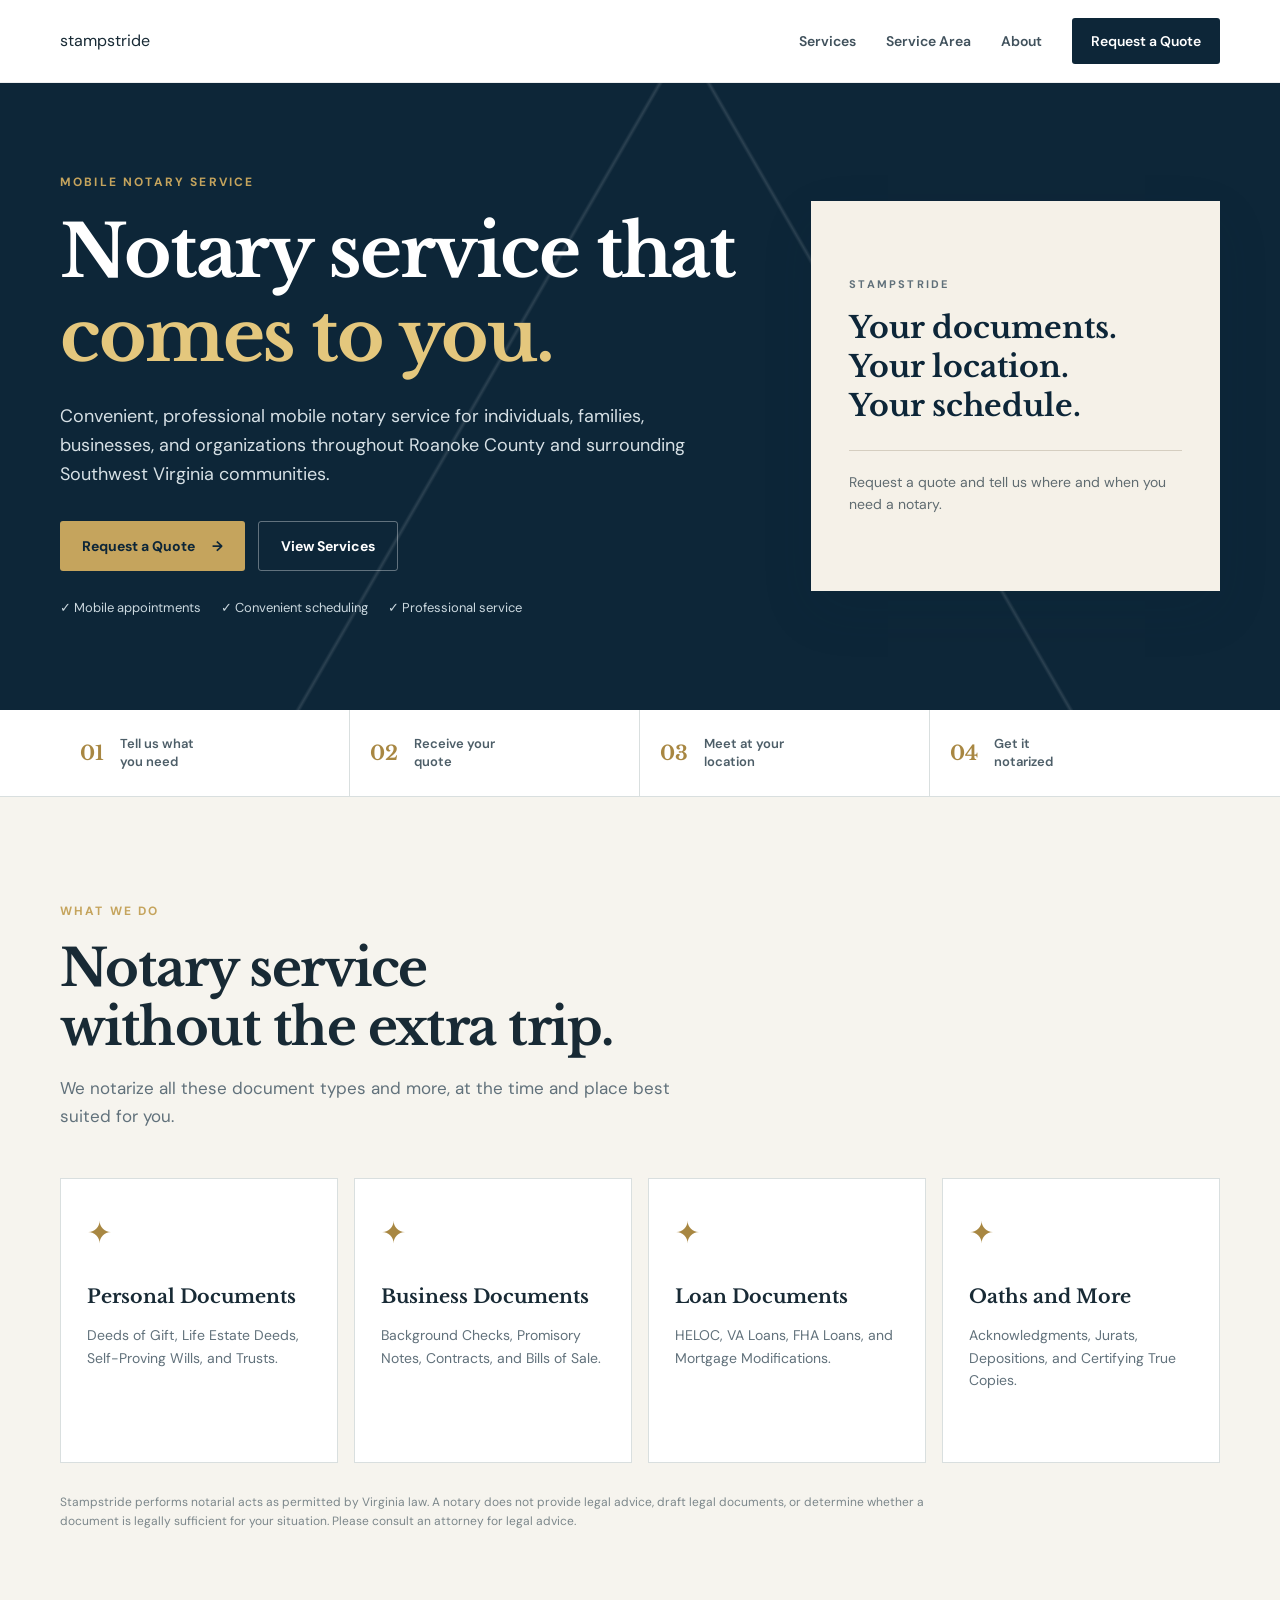
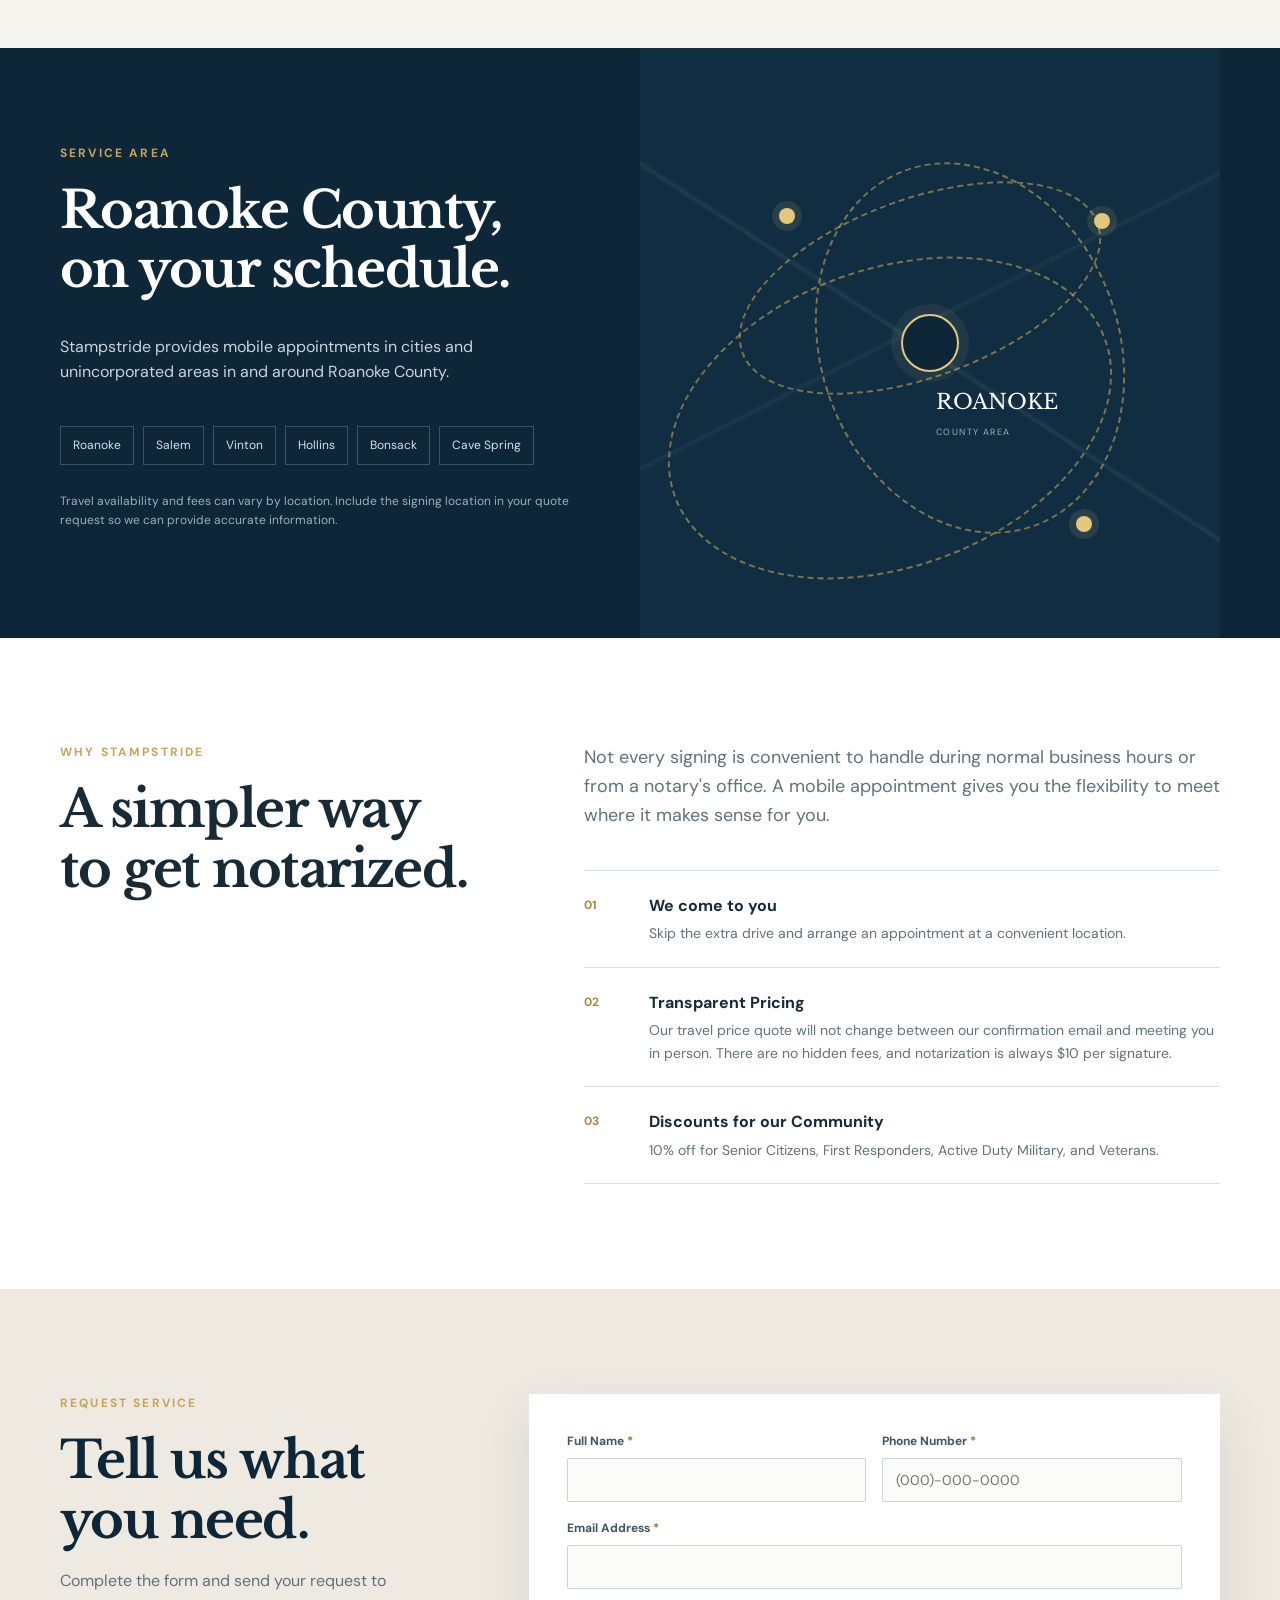
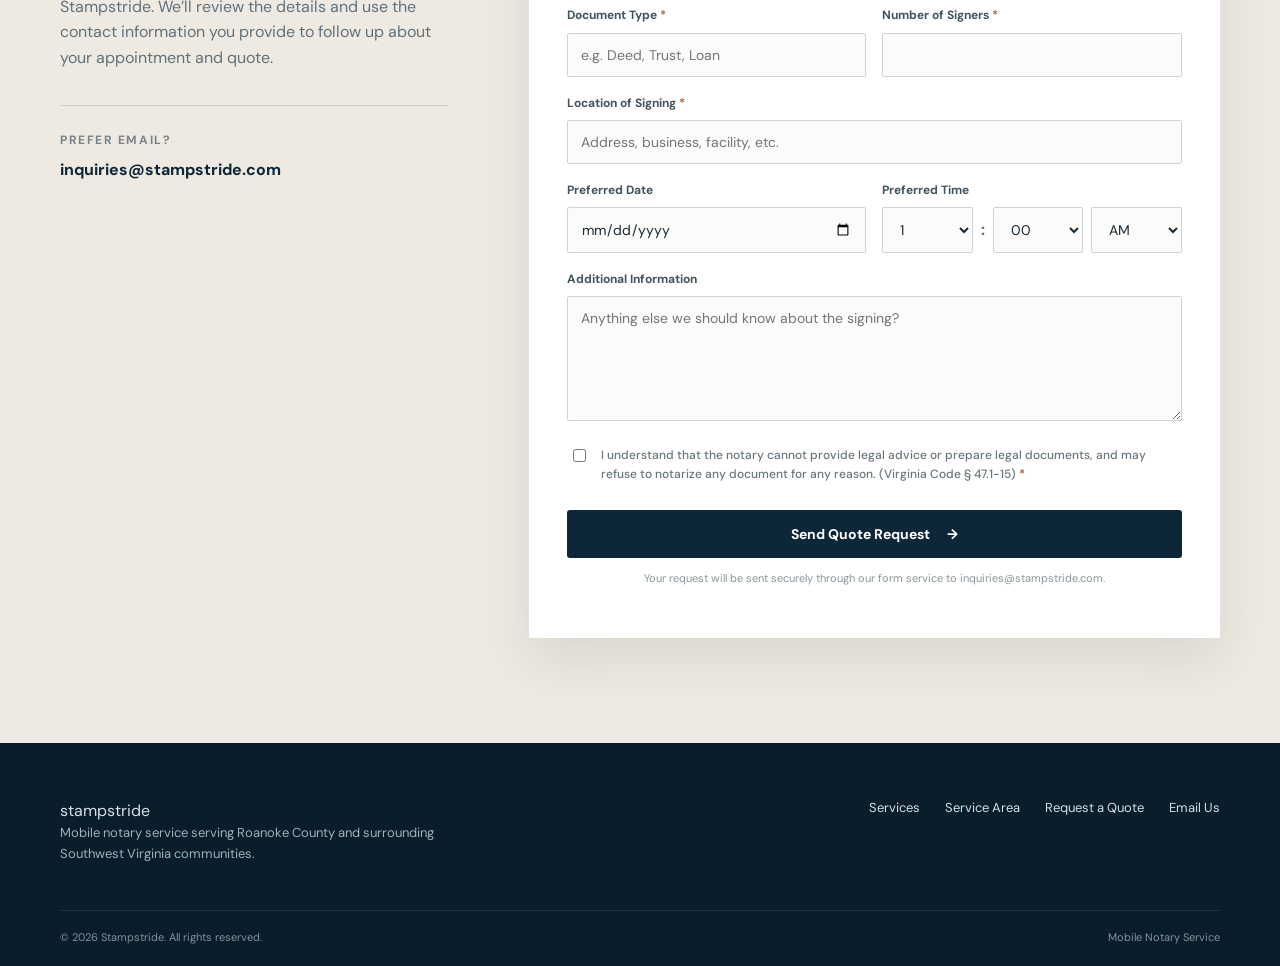
<file: index.html>
<!doctype html>
<html lang="en">
<head>
  <meta charset="utf-8">
  <meta name="viewport" content="width=device-width, initial-scale=1">
  <meta name="description" content="Stampstride is a mobile notary service serving Roanoke County and surrounding Southwest Virginia communities. Request a convenient mobile notary quote.">
  <meta name="theme-color" content="#0d2638">
  <title>Stampstride | Mobile Notary Service in Roanoke County, VA</title>
  <link rel="canonical" href="https://stampstride.com/">
  <meta property="og:title" content="Stampstride | Mobile Notary Service">
  <meta property="og:description" content="Convenient mobile notary service serving Roanoke County and surrounding Southwest Virginia communities.">
  <meta property="og:type" content="website">
  <meta property="og:url" content="https://stampstride.com/">
  <link rel="icon" href="image.png" type="image/png">
  <link rel="preconnect" href="https://fonts.googleapis.com">
  <link rel="preconnect" href="https://fonts.gstatic.com" crossorigin>
  <link href="https://fonts.googleapis.com/css2?family=DM+Sans:wght@400;500;600;700&family=Libre+Baskerville:wght@700&display=swap" rel="stylesheet">
  <link rel="stylesheet" href="styles.css">
</head>
<body>
  <header class="site-header">
    <div class="container nav-wrap">
      <a class="brand" href="#top" aria-label="Stampstride home"><span class="brand-mark">stampstride</span></a>
      <nav class="nav" aria-label="Main navigation">
        <a href="#services">Services</a><a href="#service-area">Service Area</a><a href="#about">About</a><a class="nav-cta" href="#quote">Request a Quote</a>
      </nav>
      <button class="menu-toggle" aria-label="Open menu" aria-expanded="false"><span></span><span></span><span></span></button>
    </div>
    <div class="mobile-nav" aria-hidden="true"><a href="#services">Services</a><a href="#service-area">Service Area</a><a href="#about">About</a><a href="#quote">Request a Quote</a></div>
  </header>

  <main id="top">
    <section class="hero"><div class="hero-texture"></div><div class="container hero-grid">
      <div class="hero-copy"><p class="eyebrow">Mobile Notary Service</p><h1>Notary service that<br><em>comes to you.</em></h1>
        <p class="hero-lead">Convenient, professional mobile notary service for individuals, families, businesses, and organizations throughout Roanoke County and surrounding Southwest Virginia communities.</p>
        <div class="hero-actions"><a class="button button-primary" href="#quote">Request a Quote <span>→</span></a><a class="button button-ghost" href="#services">View Services</a></div>
        <div class="hero-points"><span>✓ Mobile appointments</span><span>✓ Convenient scheduling</span><span>✓ Professional service</span></div>
      </div>
      <div class="hero-card" aria-label="Mobile notary appointment"><div class="stamp-mark"><div class="stamp-circle">SS</div><div class="stamp-lines"></div></div><p class="card-label">STAMPSTRIDE</p><h2>Your documents.<br>Your location.<br>Your schedule.</h2><div class="card-rule"></div><p>Request a quote and tell us where and when you need a notary.</p></div>
    </div></section>

    <section class="trust-strip"><div class="container trust-grid"><div><strong>01</strong><span>Tell us what<br>you need</span></div><div><strong>02</strong><span>Receive your<br>quote</span></div><div><strong>03</strong><span>Meet at your<br>location</span></div><div><strong>04</strong><span>Get it<br>notarized</span></div></div></section>

    <section class="section" id="services"><div class="container"><div class="section-heading"><p class="eyebrow">What We Do</p><h2>Notary service<br>without the extra trip.</h2><p>We notarize all these document types and more, at the time and place best suited for you.</p></div><div class="service-grid">
      <article class="service-card"><span class="service-number"></span><div class="icon">✦</div><h3>Personal Documents</h3><p>Deeds of Gift, Life Estate Deeds, Self-Proving Wills, and Trusts.</p></article>
      <article class="service-card"><span class="service-number"></span><div class="icon">✦</div><h3>Business Documents</h3><p>Background Checks, Promisory Notes, Contracts, and Bills of Sale.</p></article>
      <article class="service-card"><span class="service-number"></span><div class="icon">✦</div><h3>Loan Documents</h3><p>HELOC, VA Loans, FHA Loans, and Mortgage Modifications.</p></article>
      <article class="service-card"><span class="service-number"></span><div class="icon">✦</div><h3>Oaths and More</h3><p>Acknowledgments, Jurats, Depositions, and Certifying True Copies.</p></article>
    </div><p class="legal-note">Stampstride performs notarial acts as permitted by Virginia law. A notary does not provide legal advice, draft legal documents, or determine whether a document is legally sufficient for your situation. Please consult an attorney for legal advice.</p></div></section>

    <section class="split-section" id="service-area"><div class="container split-grid"><div class="area-panel"><p class="eyebrow">Service Area</p><h2>Roanoke County,<br>on your schedule.</h2><p>Stampstride provides mobile appointments in cities and unincorporated areas in and around Roanoke County.</p><div class="area-list"><span>Roanoke</span><span>Salem</span><span>Vinton</span><span>Hollins</span><span>Bonsack</span><span>Cave Spring</span></div><p class="small-note">Travel availability and fees can vary by location. Include the signing location in your quote request so we can provide accurate information.</p></div><div class="area-visual"><div class="route route-one"></div><div class="route route-two"></div><div class="route route-three"></div><div class="map-pin pin-main" aria-hidden="true"></div><div class="map-pin pin-one"></div><div class="map-pin pin-two"></div><div class="map-pin pin-three"></div><div class="map-label">ROANOKE<br><small>COUNTY AREA</small></div></div></div></section>

    <section class="section about-section" id="about"><div class="container about-grid"><div><p class="eyebrow">Why Stampstride</p><h2>A simpler way<br>to get notarized.</h2></div><div class="about-copy"><p>Not every signing is convenient to handle during normal business hours or from a notary's office. A mobile appointment gives you the flexibility to meet where it makes sense for you.</p><div class="feature-list"><div><span>01</span><div><h3>We come to you</h3><p>Skip the extra drive and arrange an appointment at a convenient location.</p></div></div><div><span>02</span><div><h3>Transparent Pricing</h3><p>Our travel price quote will not change between our confirmation email and meeting you in person. There are no hidden fees, and notarization is always $10 per signature.</p></div></div><div><span>03</span><div><h3>Discounts for our Community</h3><p>10% off for Senior Citizens, First Responders, Active Duty Military, and Veterans.</p></div></div></div></div></div></section>

    <section class="quote-section" id="quote"><div class="container quote-grid"><div class="quote-intro"><p class="eyebrow">Request Service</p><h2>Tell us what<br>you need.</h2><p>Complete the form and send your request to Stampstride. We’ll review the details and use the contact information you provide to follow up about your appointment and quote.</p><div class="direct-contact"><p>Prefer email?</p><a href="mailto:inquiries@stampstride.com?subject=Notary%20Service%20Request">inquiries@stampstride.com</a></div></div>
      <form class="quote-form" action="https://formspree.io/f/YOUR_FORMSPREE_FORM_ID" method="POST"><input type="hidden" name="_subject" value="New Stampstride Notary Quote Request"><input type="hidden" name="_cc" value=""><input type="hidden" name="_template" value="table"><input type="hidden" name="_next" value="https://stampstride.com/thank-you.html"><input type="text" name="_gotcha" class="honeypot" tabindex="-1" autocomplete="off">
        <div class="form-row"><label><span>Full Name <b>*</b></span><input type="text" name="name" autocomplete="name" required></label><label><span>Phone Number <b>*</b></span><input type="tel" name="phone" autocomplete="tel" required></label></div>
        <label><span>Email Address <b>*</b></span><input type="email" name="email" autocomplete="email" required></label>
        <div class="form-row"><label><span>Document Type <b>*</b></span><input type="text" name="document_type" placeholder="e.g. Deed, Trust, Loan" required></label><label><span>Number of Signers <b>*</b></span><input type="number" name="number_of_signers" min="1" max="50" required></label></div>
        <label><span>Location of Signing <b>*</b></span><input type="text" name="signing_location" placeholder="Address, business, facility, etc." autocomplete="street-address" required></label>
        <div class="form-row"><label><span>Preferred Date</span><input type="date" name="preferred_date"></label><label><span>Preferred Time</span><input type="text" name="preferred_time" placeholder="e.g. 2:00 PM"></label></div>
        <label><span>Additional Information</span><textarea name="additional_information" rows="5" placeholder="Anything else we should know about the signing?"></textarea></label>
        <div class="form-consent"><label class="check-label"><input type="checkbox" name="understand_notary" value="Yes" required><span>I understand that the notary cannot provide legal advice or prepare legal documents, and may refuse to notarize any document for any reason. (Virginia Code § 47.1-15) <b>*</b></span></label></div>
        <button class="button button-submit" type="submit">Send Quote Request <span>→</span></button><p class="form-footnote">Your request will be sent securely through our form service to inquiries@stampstride.com.</p><div class="form-status" role="status" aria-live="polite"></div>
      </form></div></section>
  </main>

  <footer class="site-footer"><div class="container footer-top"><div><div class="footer-mark" aria-label="Stampstride">stampstride</div><p>Mobile notary service serving Roanoke County and surrounding Southwest Virginia communities.</p></div><div class="footer-links"><a href="#services">Services</a><a href="#service-area">Service Area</a><a href="#quote">Request a Quote</a><a href="mailto:inquiries@stampstride.com">Email Us</a></div></div><div class="container footer-bottom"><span>© <span id="year"></span> Stampstride. All rights reserved.</span><span>Mobile Notary Service</span></div></footer>
  <script src="script.js"></script>
</body>
</html>
</file>
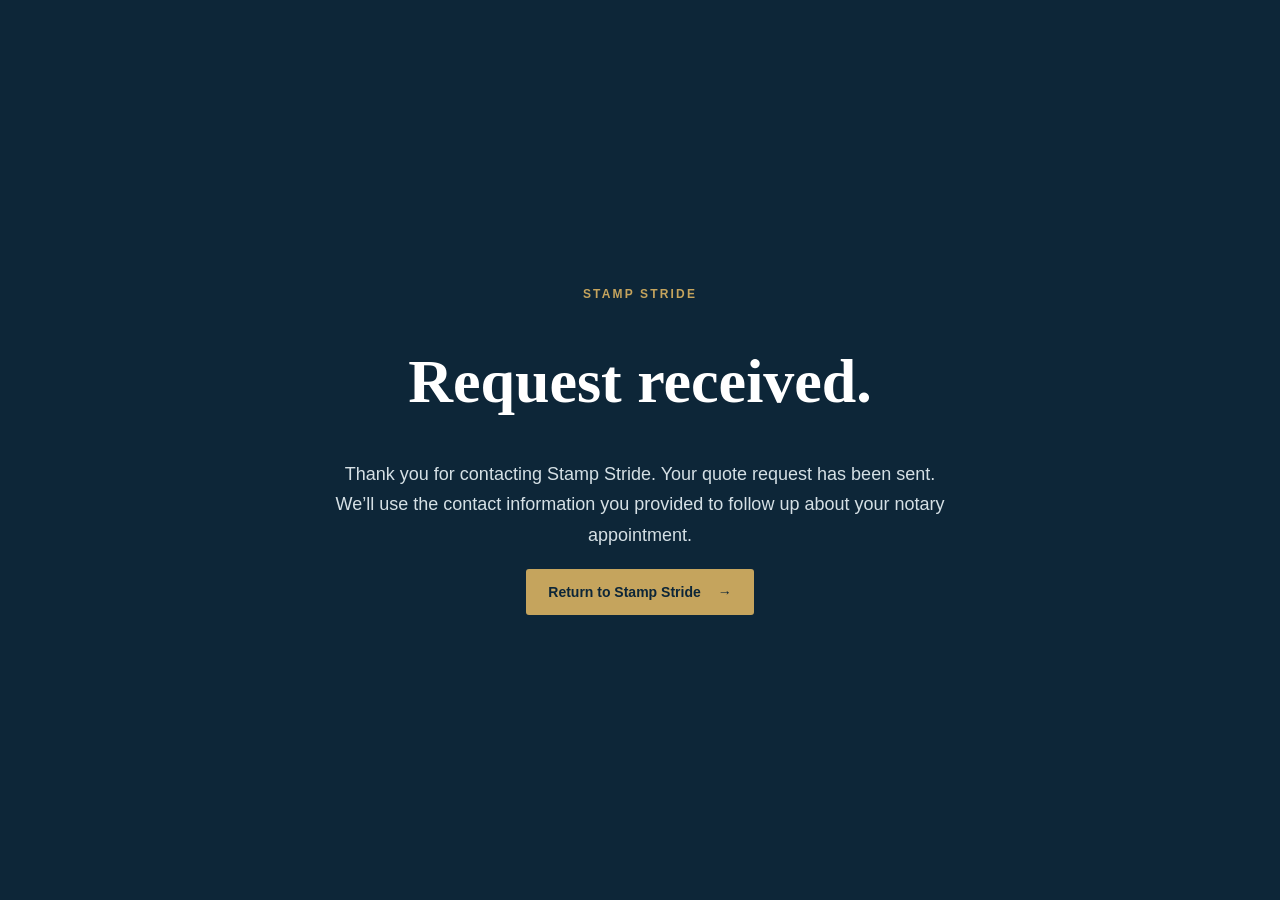
<file: thank-you.html>
<!doctype html>
<html lang="en">
<head>
  <meta charset="utf-8">
  <meta name="viewport" content="width=device-width, initial-scale=1">
  <meta name="robots" content="noindex">
  <title>Request Received | Stamp Stride</title>
  <link rel="icon" href="assets/logo.png" type="image/png">
  <link rel="stylesheet" href="styles.css">
</head>
<body>
  <main style="min-height:100vh;display:grid;place-items:center;padding:30px;background:#0d2638;color:#fff;text-align:center">
    <div style="max-width:620px">
      <p class="eyebrow">Stamp Stride</p>
      <h1 style="font-family:'Libre Baskerville',Georgia,serif;font-size:clamp(38px,7vw,62px);line-height:1.15">Request received.</h1>
      <p style="color:#d5e0e5;font-size:18px;line-height:1.7">Thank you for contacting Stamp Stride. Your quote request has been sent. We’ll use the contact information you provided to follow up about your notary appointment.</p>
      <a class="button button-primary" href="index.html">Return to Stamp Stride <span>→</span></a>
    </div>
  </main>
</body>
</html>
</file>
<file: styles.css>
:root{
  --navy:#0d2638;
  --navy-2:#12364d;
  --ink:#182a35;
  --muted:#61717b;
  --paper:#f6f4ee;
  --white:#fff;
  --line:#d9dfdf;
  --accent:#c5a45d;
  --accent-dark:#a88742;
  --shadow:0 20px 50px rgba(13,38,56,.10);
}
*{box-sizing:border-box}
html{scroll-behavior:smooth}
body{margin:0;font-family:"DM Sans",Arial,sans-serif;color:var(--ink);background:var(--paper);line-height:1.6}
a{color:inherit;text-decoration:none}
img{max-width:100%;display:block}
.container{width:min(1160px,calc(100% - 40px));margin:auto}
.site-header{position:sticky;top:0;z-index:20;background:rgba(255,255,255,.96);backdrop-filter:blur(10px);border-bottom:1px solid rgba(13,38,56,.08)}
.nav-wrap{height:82px;display:flex;align-items:center;justify-content:space-between}
.brand img{width:172px;height:auto}
.nav{display:flex;align-items:center;gap:30px;font-size:14px;font-weight:600}
.nav a:not(.nav-cta){color:#40515c}
.nav a:not(.nav-cta):hover{color:var(--navy)}
.nav-cta{background:var(--navy);color:#fff;padding:12px 19px;border-radius:3px}
.menu-toggle{display:none;background:none;border:0;padding:8px}
.menu-toggle span{display:block;width:25px;height:2px;background:var(--navy);margin:5px}
.mobile-nav{display:none}
.hero{position:relative;overflow:hidden;background:var(--navy);color:#fff;padding:90px 0 92px}
.hero-texture{position:absolute;inset:0;opacity:.12;background-image:linear-gradient(120deg,transparent 0 40%,#fff 40.2%,transparent 40.4%),linear-gradient(60deg,transparent 0 65%,#fff 65.2%,transparent 65.4%)}
.hero-grid{position:relative;display:grid;grid-template-columns:1.25fr .75fr;gap:70px;align-items:center}
.eyebrow{font-size:12px;letter-spacing:.18em;text-transform:uppercase;font-weight:700;color:var(--accent);margin:0 0 18px}
.hero h1,.section-heading h2,.area-panel h2,.about-grid h2,.quote-intro h2{font-family:"Libre Baskerville",Georgia,serif;line-height:1.16;letter-spacing:-.03em}
.hero h1{font-size:clamp(42px,6vw,72px);margin:0 0 25px}
.hero h1 em{color:#e4c77d;font-style:normal}
.hero-lead{max-width:670px;color:#d6e0e5;font-size:18px}
.hero-actions{display:flex;gap:13px;margin:32px 0 27px}
.button{display:inline-flex;align-items:center;justify-content:center;gap:17px;border:0;cursor:pointer;font:700 14px "DM Sans",sans-serif;padding:15px 22px;border-radius:3px;transition:.2s ease}
.button-primary{background:var(--accent);color:var(--navy)}
.button-primary:hover{background:#d8ba70;transform:translateY(-1px)}
.button-ghost{border:1px solid rgba(255,255,255,.35);color:#fff}
.button-ghost:hover{background:rgba(255,255,255,.08)}
.hero-points{display:flex;gap:20px;flex-wrap:wrap;color:#cbd8df;font-size:13px}
.hero-card{background:#f5f1e8;color:var(--navy);padding:42px 38px;box-shadow:var(--shadow);position:relative;min-height:390px;display:flex;flex-direction:column;justify-content:center}
.stamp-mark{display:flex;align-items:center;gap:15px;margin-bottom:25px}
.stamp-circle{width:58px;height:58px;border:2px solid var(--accent-dark);border-radius:50%;display:grid;place-items:center;font-weight:700;font-size:13px;letter-spacing:.08em}
.stamp-lines{width:70px;height:2px;background:var(--accent)}
.card-label{font-size:11px;letter-spacing:.2em;font-weight:700;margin:0 0 14px;color:#60707a}
.hero-card h2{font-family:"Libre Baskerville",Georgia,serif;font-size:30px;line-height:1.3;margin:0}
.card-rule{height:1px;background:#d5cec0;margin:25px 0 20px}
.hero-card>p:last-child{font-size:14px;color:#5f6b70;margin:0}
.trust-strip{background:#fff;border-bottom:1px solid var(--line)}
.trust-grid{display:grid;grid-template-columns:repeat(4,1fr)}
.trust-grid>div{padding:25px 20px;display:flex;align-items:center;gap:16px;border-right:1px solid var(--line)}
.trust-grid>div:last-child{border-right:0}
.trust-grid strong{font-family:"Libre Baskerville",Georgia,serif;font-size:20px;color:var(--accent-dark)}
.trust-grid span{font-size:13px;line-height:1.35;font-weight:600;color:#4d5e68}
.section{padding:105px 0}
.section-heading{max-width:700px;margin-bottom:48px}
.section-heading h2,.about-grid h2,.area-panel h2,.quote-intro h2{font-size:clamp(35px,4vw,52px);margin:0 0 18px}
.section-heading>p:last-child{max-width:610px;color:var(--muted);font-size:17px}
.service-grid{display:grid;grid-template-columns:repeat(4,1fr);gap:16px}
.service-card{background:#fff;border:1px solid var(--line);padding:30px 26px;min-height:285px;position:relative}
.service-card:hover{box-shadow:var(--shadow);transform:translateY(-2px);transition:.2s}
.service-number{position:absolute;right:21px;top:20px;font-size:11px;color:#9aa6aa;font-weight:700}
.icon{font-size:30px;color:var(--accent-dark);margin-bottom:25px}
.service-card h3{font-family:"Libre Baskerville",Georgia,serif;font-size:19px;margin:0 0 12px}
.service-card p{font-size:14px;color:var(--muted);margin:0}
.legal-note{margin-top:30px;font-size:12px;color:#7c878b;max-width:900px}
.split-section{background:var(--navy);color:#fff}
.split-grid{display:grid;grid-template-columns:1fr 1fr;min-height:590px}
.area-panel{padding:90px 60px 90px 0;display:flex;flex-direction:column;justify-content:center}
.area-panel h2{color:#fff}
.area-panel>p:not(.eyebrow){color:#c9d5db;max-width:520px}
.area-list{display:flex;flex-wrap:wrap;gap:9px;margin:25px 0 15px}
.area-list span{border:1px solid rgba(255,255,255,.2);padding:9px 12px;font-size:12px;color:#d8e2e7}
.small-note{font-size:12px!important;color:#9fb0b9!important}
.area-visual{position:relative;overflow:hidden;background:#102d41;min-height:590px}
.area-visual:before{content:"";position:absolute;inset:-20%;background:linear-gradient(25deg,transparent 49%,rgba(255,255,255,.07) 49.3%,transparent 49.7%),linear-gradient(145deg,transparent 48%,rgba(255,255,255,.05) 48.3%,transparent 48.7%);transform:rotate(8deg)}
.route{position:absolute;border:2px dashed rgba(197,164,93,.6);border-radius:50%;transform:rotate(-20deg)}
.route-one{width:380px;height:180px;left:90px;top:150px}
.route-two{width:300px;height:380px;left:180px;top:110px}
.route-three{width:460px;height:300px;left:20px;top:220px}
.map-pin{position:absolute;width:16px;height:16px;border-radius:50%;background:#e4c77d;box-shadow:0 0 0 7px rgba(228,199,125,.12)}
.pin-main{width:58px;height:58px;display:grid;place-items:center;font-size:12px;font-weight:700;border:2px solid #e4c77d;background:var(--navy);color:#e4c77d;box-shadow:0 0 0 10px rgba(228,199,125,.08)}
.pin-one{left:24%;top:27%}.pin-two{right:19%;top:28%}.pin-three{right:22%;bottom:18%}
.map-label{position:absolute;left:51%;top:58%;font-family:"Libre Baskerville",Georgia,serif;font-size:21px;line-height:1.2;color:#fff}
.map-label small{font-family:"DM Sans",sans-serif;font-size:9px;letter-spacing:.16em;color:#9fb0b9}
.about-section{background:#fff}
.about-grid{display:grid;grid-template-columns:.8fr 1.2fr;gap:100px}
.about-copy>p{font-size:18px;color:var(--muted);margin:0 0 40px}
.feature-list>div{display:grid;grid-template-columns:45px 1fr;gap:20px;padding:22px 0;border-top:1px solid var(--line)}
.feature-list>div:last-child{border-bottom:1px solid var(--line)}
.feature-list span{font-size:12px;font-weight:700;color:var(--accent-dark);padding-top:3px}
.feature-list h3{font-size:16px;margin:0 0 4px}
.feature-list p{font-size:14px;color:var(--muted);margin:0}
.quote-section{background:#eeeae1;padding:105px 0}
.quote-grid{display:grid;grid-template-columns:.72fr 1.28fr;gap:80px;align-items:start}
.quote-intro h2{color:var(--navy)}
.quote-intro>p:not(.eyebrow){color:var(--muted);max-width:420px}
.direct-contact{margin-top:35px;padding-top:25px;border-top:1px solid #d2cec4}
.direct-contact p{font-size:12px;text-transform:uppercase;letter-spacing:.13em;font-weight:700;color:#78838a;margin:0 0 7px}
.direct-contact a{font-weight:700;color:var(--navy)}
.quote-form{background:#fff;padding:38px;box-shadow:var(--shadow)}
.form-row{display:grid;grid-template-columns:1fr 1fr;gap:16px}
.quote-form label{display:block;margin-bottom:17px}
.quote-form label>span{display:block;font-size:12px;font-weight:700;color:#42545e;margin-bottom:7px}
.quote-form b{color:#a46c35}
.quote-form input,.quote-form select,.quote-form textarea{width:100%;font:14px "DM Sans",sans-serif;color:var(--ink);background:#fbfbfa;border:1px solid #ccd4d5;border-radius:2px;padding:12px 13px;outline:none}
.quote-form textarea{resize:vertical;min-height:125px}
.quote-form input:focus,.quote-form select:focus,.quote-form textarea:focus{border-color:#7b929e;box-shadow:0 0 0 3px rgba(13,38,56,.06)}
.preferred-time-picker{display:flex;align-items:center;gap:8px}
.preferred-time-picker select{flex:1;min-width:0}
.preferred-time-picker span{font-weight:700;color:var(--muted)}
.check-label{display:flex!important;gap:10px;align-items:flex-start}
.check-label input{width:17px;margin-top:3px;flex:0 0 auto}
.check-label span{font-size:12px!important;font-weight:500!important;color:#68767d!important}
.button-submit{width:100%;background:var(--navy);color:#fff;margin-top:2px}
.button-submit:hover{background:var(--navy-2)}
.form-footnote{font-size:11px;color:#8a9599;text-align:center;margin:12px 0 0}
.form-status{font-size:13px;margin-top:12px;text-align:center}
.honeypot{display:none!important}
.site-footer{background:#091d2a;color:#d5e0e5;padding:55px 0 20px}
.footer-top{display:flex;justify-content:space-between;gap:50px;padding-bottom:45px}
.footer-logo{width:155px;filter:brightness(0) invert(1);margin-bottom:15px}
.footer-top p{font-size:13px;color:#9fb0b9;max-width:380px;margin:0}
.footer-links{display:flex;gap:25px;align-items:flex-start;font-size:13px}
.footer-links a:hover{color:#fff}
.footer-bottom{border-top:1px solid rgba(255,255,255,.1);padding-top:18px;display:flex;justify-content:space-between;font-size:11px;color:#81939d}
@media(max-width:900px){
  .hero-grid,.split-grid,.quote-grid,.about-grid{grid-template-columns:1fr;gap:45px}
  .hero{padding:65px 0}
  .hero-card{min-height:0}
  .service-grid{grid-template-columns:1fr 1fr}
  .area-panel{padding:70px 0 20px}
  .area-visual{min-height:430px}
  .quote-grid{gap:30px}
}
@media(max-width:700px){
  .container{width:min(100% - 28px,1160px)}
  .nav{display:none}
  .menu-toggle{display:block}
  .mobile-nav{background:#fff;border-top:1px solid var(--line);padding:10px 14px 18px}
  .mobile-nav a{display:block;padding:12px;font-size:14px;font-weight:600}
  .mobile-nav.open{display:block}
  .hero h1{font-size:42px}
  .hero-card{padding:32px}
  .trust-grid{grid-template-columns:1fr 1fr}
  .trust-grid>div{border-bottom:1px solid var(--line)}
  .service-grid{grid-template-columns:1fr}
  .section,.quote-section{padding:75px 0}
  .form-row{grid-template-columns:1fr;gap:0}
  .quote-form{padding:24px 18px}
  .footer-top,.footer-links{flex-direction:column}
  .footer-links{gap:12px}
  .footer-bottom{flex-direction:column;gap:8px}
}
</file>
